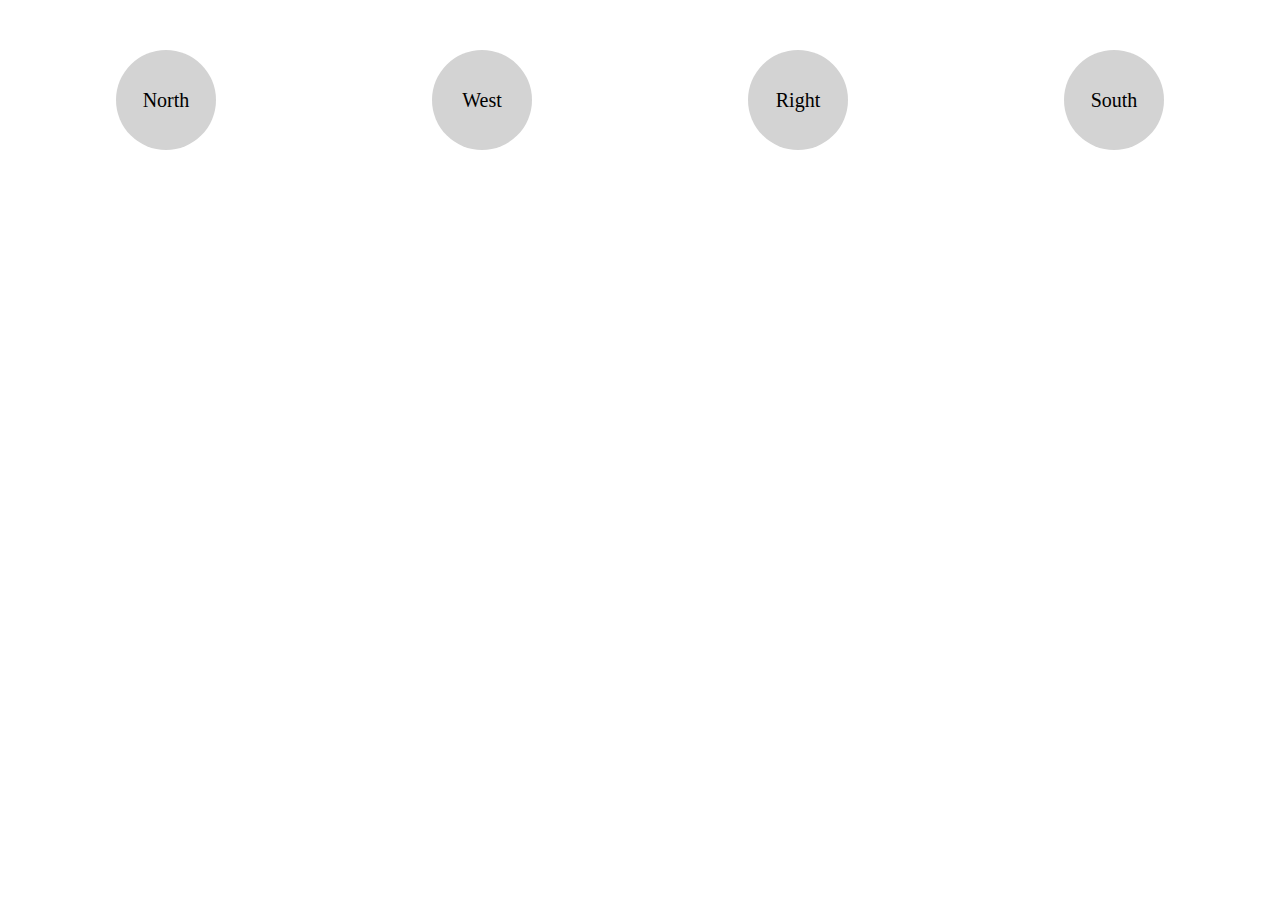
<file: index.html>
<!DOCTYPE html>
<html lang="en">
<head>
    <meta charset="UTF-8">
    <meta name="viewport" content="width=device-width, initial-scale=1.0">
    <title>Sound Direction Detection</title>
    <link rel="stylesheet" href="style.css">
</head>
<body>
    <div id="directions">
        <div id="north" class="direction">North</div>
        <div id="left" class="direction">West</div>
        <div id="right" class="direction">Right</div>
        <div id="south" class="direction">South</div>
    </div>
    
</body>
</html>
</file>
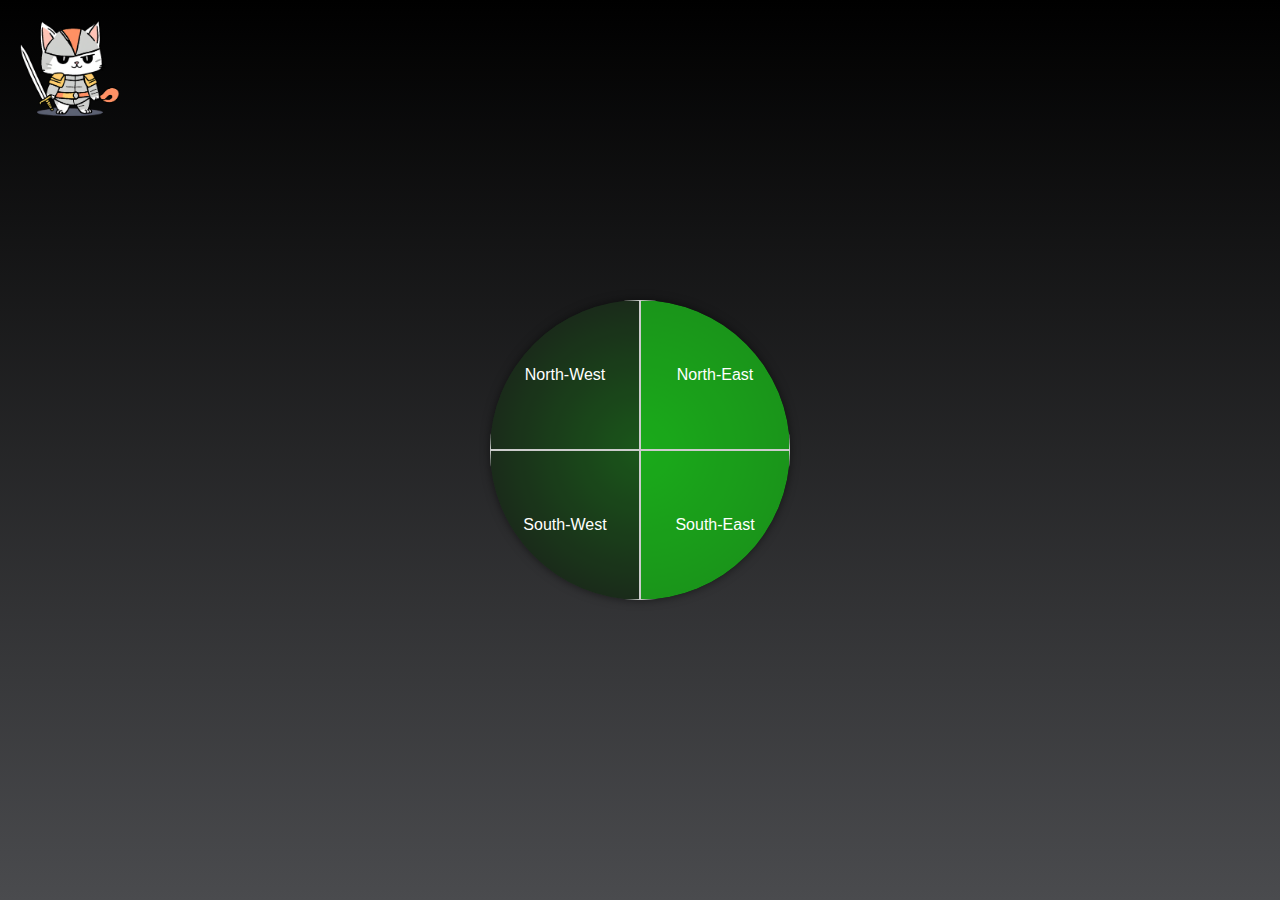
<file: index2.html>
<!DOCTYPE html>
<html lang="en">
<head>
    <meta charset="UTF-8">
    <meta name="viewport" content="width=device-width, initial-scale=1.0">
    <title>Radar Sections</title>
    <link rel="icon" type="image/png" href="Images\shot.png">
    <link rel="stylesheet" href="style2.css">
    <link rel="stylesheet" href="home.css">
</head>
<body>
    <div id="directions">
    <div class="radar">
        <div class="sweep"></div>
        <div class="section section-top-left">
            <div class="content" id="north" class="direction">North-West</div>
        </div>
        <div class="section section-top-right">
            <div class="content" id="left" class="direction">North-East</div>
        </div>
        <div class="section section-bottom-left">
            <div class="content" id="right" class="direction">South-West</div>
        </div>
        <div class="section section-bottom-right">
            <div class="content" id="south" class="direction">South-East</div>
        </div>
    </div>
</div>
    <a href="home.html">
        <img src="Images/kit.png" alt="Logo" class="logo">
    </a>
    <script src="script.js"></script>
</body>
</html>
</file>
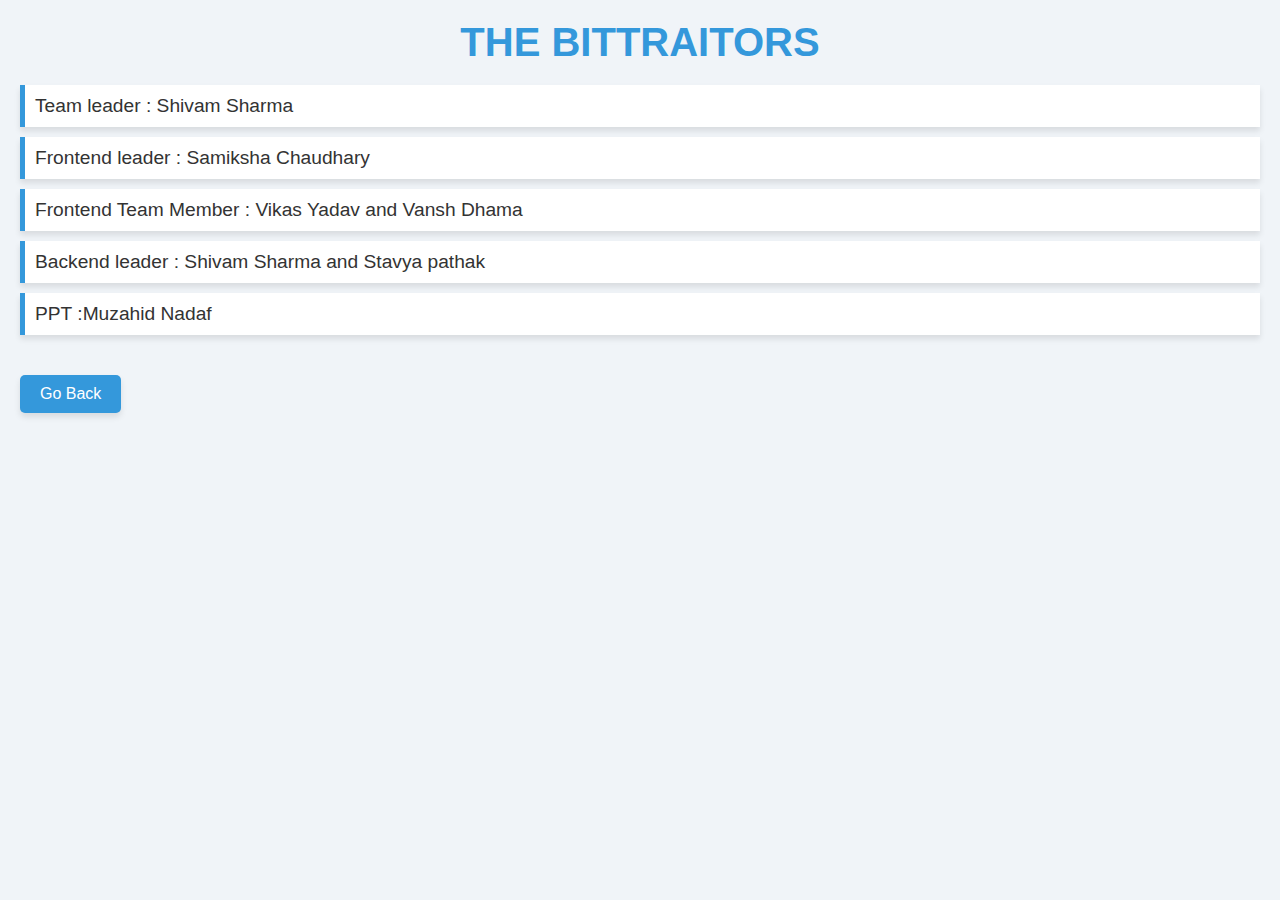
<file: Frontend/aboutus.html>
<!DOCTYPE html>
<html lang="en">
<head>
    <meta charset="UTF-8">
    <meta name="viewport" content="width=device-width, initial-scale=1.0">
    <title>Document</title>
    <link rel="stylesheet" href="aboutus.css">
    
</head>
<body>
    <h1>THE BITTRAITORS</h1>
    <ul>
        <li>Team leader : Shivam Sharma</li>
        <li>Frontend leader : Samiksha Chaudhary</li>
        <li>Frontend Team Member : Vikas Yadav and Vansh Dhama</li>
        <li>Backend leader : Shivam Sharma and Stavya pathak</li>
        <li> PPT :Muzahid Nadaf</li>
    </ul>
    <a href="./vansh.html">Go Back</a>
</body>
</html>
</file>
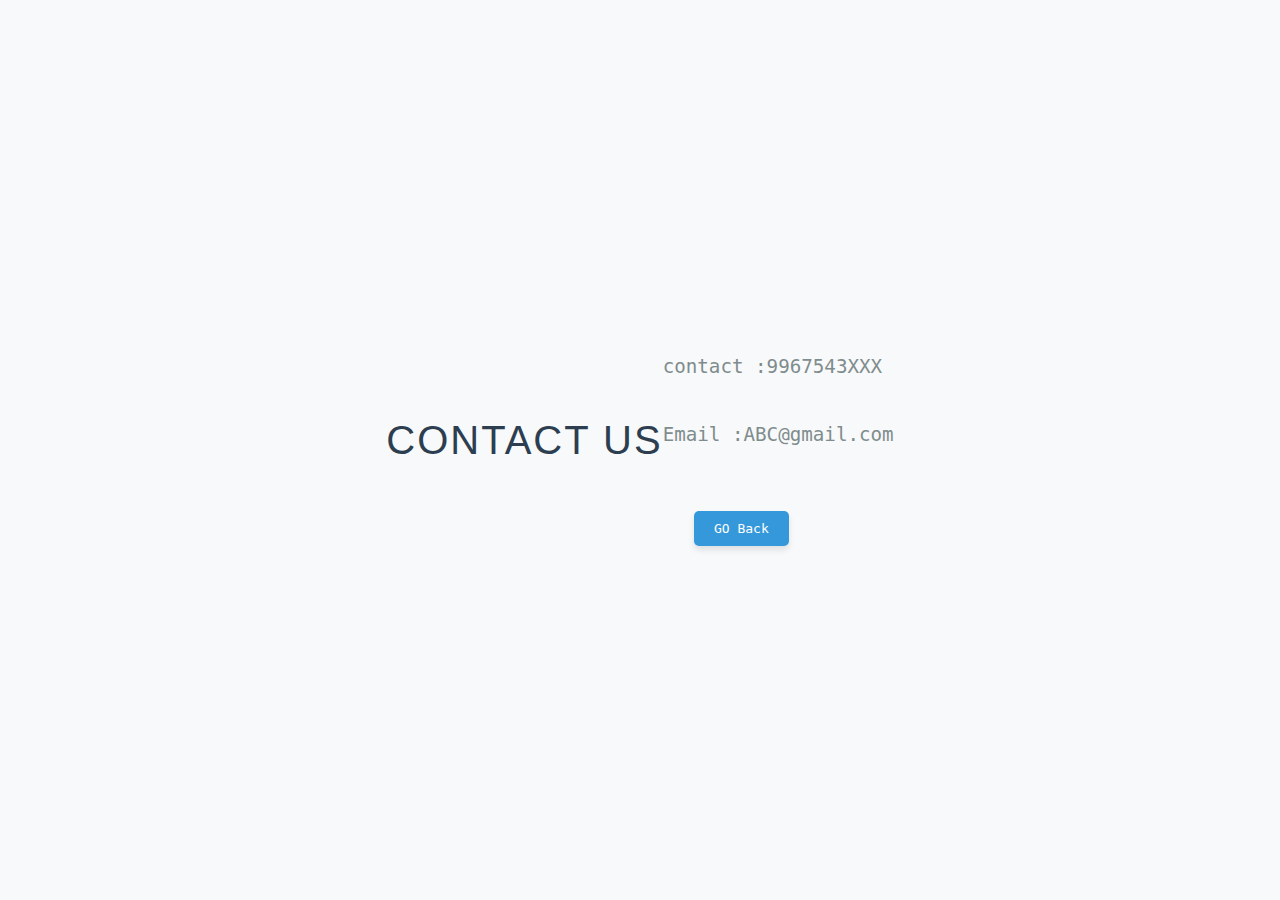
<file: Frontend/contactus.html>
<!DOCTYPE html>
<html lang="en">
<head>
    <meta charset="UTF-8">
    <meta name="viewport" content="width=device-width, initial-scale=1.0">
    <title>Document</title>
    <link rel="stylesheet" href="contactus.css">
</head>
<body>
    <div class="heading">
        CONTACT US
    </div>
    <pre>
   <p>contact :9967543XXX</p>
    <p>Email :ABC@gmail.com</p><br>
    <a href="./vansh.html">GO Back</a>
    </pre>
</body>
</html>
</file>
<file: style.css>
#directions {
    display: flex;
    justify-content: space-around;
    margin-top: 50px;
}

.direction {
    width: 100px;
    height: 100px;
    background-color: lightgray;
    text-align: center;
    line-height: 100px;
    font-size: 20px;
    border-radius: 50%;
    transition: background-color 0.3s ease;
}

.active {
    background-color: green;
    color: white;
}
</file>
<file: style2.css>
body {
    display: flex;
    justify-content: center;
    align-items: center;
    height: 100vh;
    margin: 0;
    background-color: #222;
}

.radar {
    position: relative;
    width: 300px;
    height: 300px;
    border-radius: 50%;
    background: radial-gradient(circle, #004400, #000000);
    overflow: hidden;
    box-shadow: 0 0 10px rgba(0, 0, 0, 0.5);
}

.sweep {
    position: absolute;
    width: 100%;
    height: 100%;
    border-radius: 50%;
    background: linear-gradient(90deg, transparent 50%, rgba(0, 255, 0, 0.5) 50%);
    transform: rotate(0deg);
    transform-origin: center;
    animation: sweep 2s linear infinite;
}

@keyframes sweep {
    from {
        transform: rotate(0deg);
    }
    to {
        transform: rotate(360deg);
    }
}

.section {
    position: absolute;
    width: 50%;
    height: 50%;
    display: flex;
    justify-content: center;
    align-items: center;
    color: white;
    font-size: 16px;
    font-family: Arial, sans-serif;
}

.section-top-left {
    top: 0;
    left: 0;
}

.section-top-right {
    top: 0;
    right: 0;
}

.section-bottom-left {
    bottom: 0;
    left: 0;
}

.section-bottom-right {
    bottom: 0;
    right: 0;
}

.content {
    position: absolute;
    width: 100%;
    height: 100%;
    display: flex;
    justify-content: center;
    align-items: center;
    background-color: rgba(255, 255, 255, 0.1);
    border: 1px solid #ccc;
    box-sizing: border-box;
}
</file>
<file: home.css>
body, html {
    margin: 0;
    padding: 0;
    height: 100%;
    font-family: Arial, sans-serif;
    background: linear-gradient( #000000 0%, #4a4b4e 100%);
}
.container {
    position: relative;
    height: 100%;
}

.logo {
    position: absolute;
    top: 20px;
    left: 20px;
    width: 100px;
    height: auto;
}
.navbar {
    position: absolute;
    top: 20px;
    right: 20px;
}
.dropbtn {
    background-color: #4CAF50;
    color: white;
    padding: 16px;
    font-size: 20px;
    border: 2px solid rgb(31, 167, 14);
    border-radius: 2px;
    cursor: pointer;
}
.dropdown {
    position: relative;
    display: inline-block;
}
.dropdown-content {
    display: none;
    position: absolute;
    right: 0;
    background-color: #f9f9f9;
    min-width: 160px;
    box-shadow: 0px 8px 16px 0px rgba(0,0,0,0.2);
    z-index: 1;
}
.dropdown-content a {
    color: black;
    padding: 12px 16px;
    text-decoration: none;
    display: block;
}
.dropdown-content a:hover {
    background-color: #f1f1f1;
}
.dropdown:hover .dropdown-content {
    display: block;
}
.dropdown:hover .dropbtn {
    background-color: #3e8e41;
}
.center-button {
    position: absolute;
    top: 50%;
    left: 50%;
    transform: translate(-50%, -50%);
    padding: 15px 30px;
    font-size: 30px;
    background-color: #4CAF50;
    color: white;
    border: none;
    border-radius: 25px;
    cursor: pointer;
    transition: all 0.3s ease;
    box-shadow: 0 4px 6px rgba(0,0,0,100);
}
.center-button:hover {
    background-color: #45a049;
    box-shadow: 0 10px 20px rgba();
    transform: translate(-50%, -60%);
}
.logo {width: 100px; height: auto;}
</file>
<file: Frontend/aboutus.css>
/* styles.css */

/* Basic reset for margin and padding */
* {
    margin: 0;
    padding: 0;
    box-sizing: border-box;
}

/* Body styling */
body {
    font-family: 'Arial', sans-serif;
    background-color: #f0f4f8; /* Light background color */
    color: #333; /* Dark text color */
    padding: 20px;
}

/* Header styling */
h1 {
    font-size: 2.5rem;
    color: #3498db; /* Bright blue color */
    text-align: center;
    margin-bottom: 20px;
    text-transform: uppercase;
}

/* Unordered list styling */
ul {
    list-style-type: none; /* Remove default bullets */
    margin: 20px 0;
}

/* List item styling */
li {
    font-size: 1.2rem;
    margin-bottom: 10px;
    padding: 10px;
    background-color: #ffffff; /* White background for list items */
    border-left: 5px solid #3498db; /* Blue left border */
    box-shadow: 0 4px 6px rgba(0, 0, 0, 0.1); /* Subtle shadow */
    transition: transform 0.2s, background-color 0.2s;
}

li:hover {
    transform: scale(1.05); /* Slight zoom on hover */
    background-color: #eaf4fb; /* Light blue hover effect */
}

/* Link styling */
a {
    display: inline-block;
    margin-top: 20px;
    padding: 10px 20px;
    background-color: #3498db; /* Bright blue button */
    color: white; /* White text */
    text-decoration: none; /* Remove underline */
    border-radius: 5px; /* Rounded corners */
    box-shadow: 0 4px 6px rgba(0, 0, 0, 0.1); /* Subtle shadow */
    transition: background-color 0.2s, transform 0.2s;
}

a:hover {
    background-color: #2980b9; /* Darker blue on hover */
    transform: scale(1.05); /* Slight zoom on hover */
}
</file>
<file: Frontend/contactus.css>
/* styles.css */

/* Basic reset */
* {
    margin: 0;
    padding: 0;
    box-sizing: border-box;
}

/* Body styling */
body {
    font-family: 'Arial', sans-serif;
    background-color: #f8f9fa; /* Light grey background */
    color: #333; /* Dark text color */
    display: flex;
    justify-content: center;
    align-items: center;
    height: 100vh;
    padding: 20px;
}

/* Container styling */
.container {
    text-align: center;
    background-color: #ffffff; /* White background for container */
    padding: 40px;
    border-radius: 10px;
    box-shadow: 0 10px 15px rgba(0, 0, 0, 0.1); /* Subtle shadow */
    max-width: 500px;
    width: 100%;
}

/* Header styling */
.heading {
    font-size: 2.5rem;
    color: #2c3e50; /* Darker blue */
    margin-bottom: 20px;
    text-transform: uppercase;
    letter-spacing: 2px;
}

/* Paragraph styling */
p {
    font-size: 1.2rem;
    margin-bottom: 15px;
    color: #7f8c8d; /* Soft grey for text */
}

/* Link styling */
a {
    display: inline-block;
    margin-top: 20px;
    padding: 10px 20px;
    background-color: #3498db; /* Bright blue button */
    color: white; /* White text */
    text-decoration: none; /* Remove underline */
    border-radius: 5px; /* Rounded corners */
    box-shadow: 0 4px 6px rgba(0, 0, 0, 0.1); /* Subtle shadow */
    transition: background-color 0.2s, transform 0.2s;
}

a:hover {
    background-color: #2980b9; /* Darker blue on hover */
    transform: scale(1.05); /* Slight zoom on hover */
}
</file>
